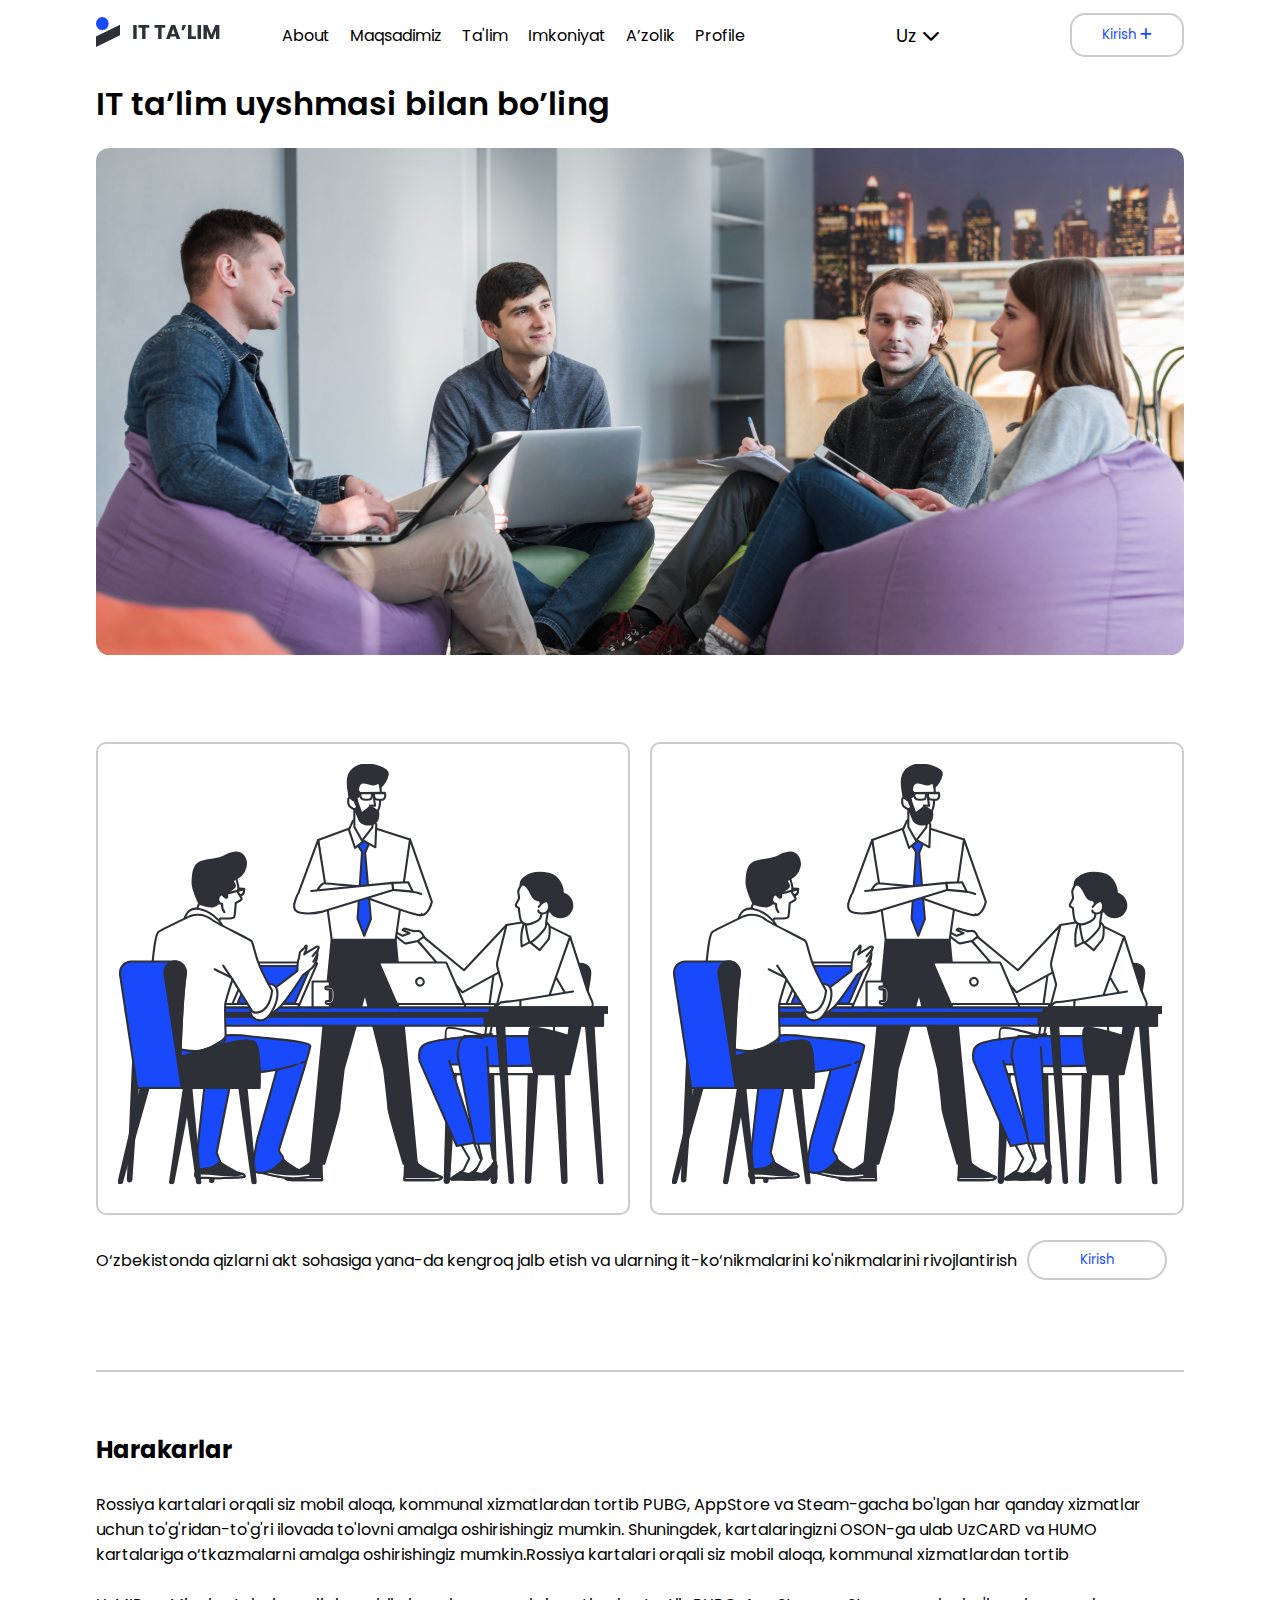
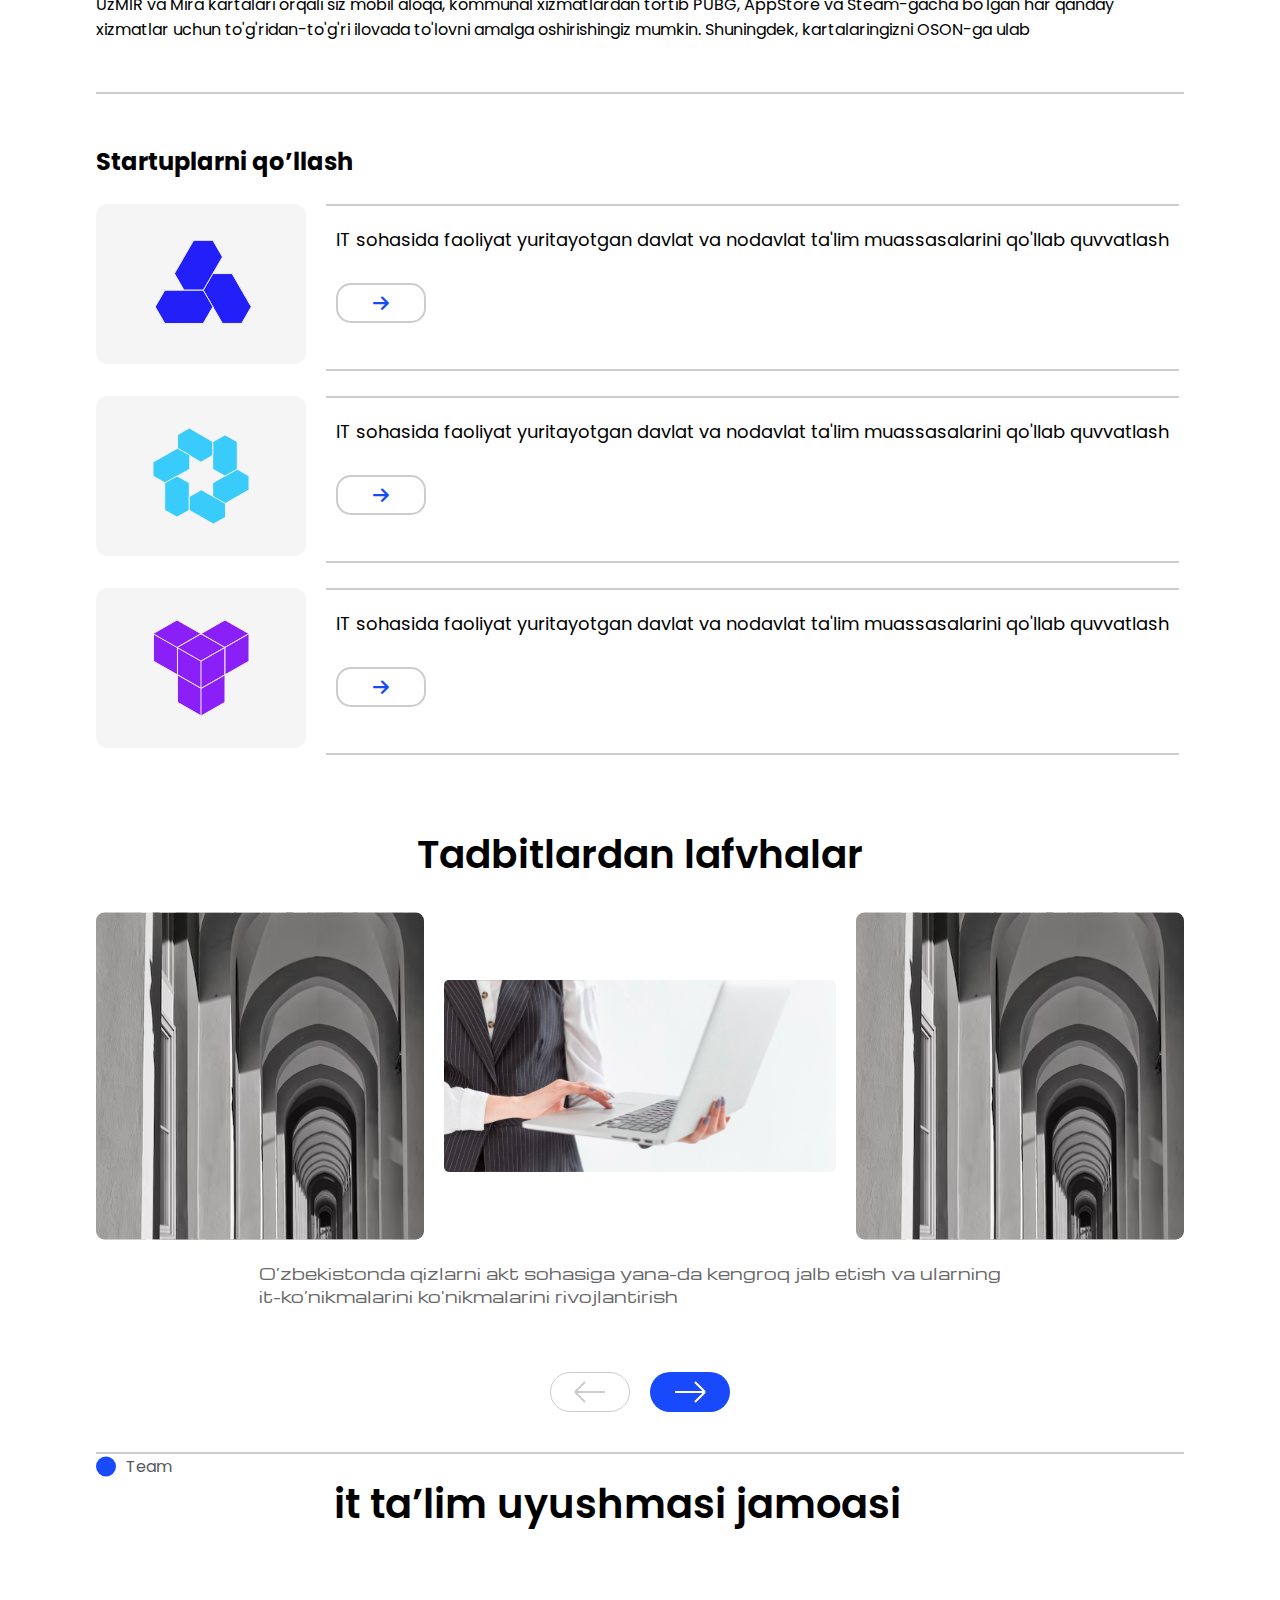
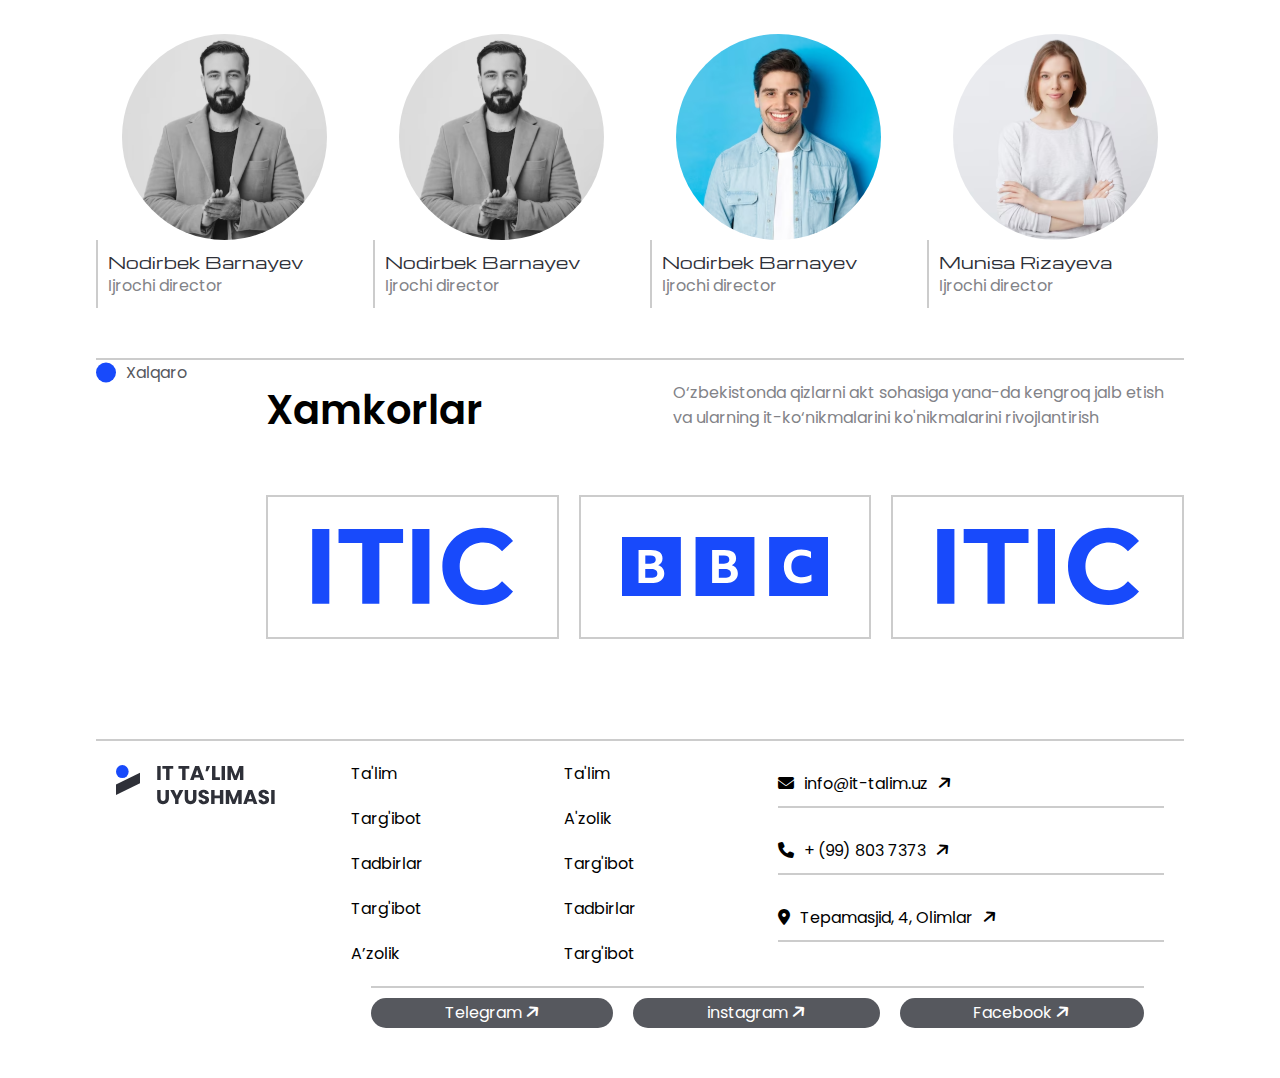
<file: pages/about.html>
<!DOCTYPE html>
<html lang="en">

<head>
  <meta charset="UTF-8">
  <link rel="stylesheet" href="https://cdnjs.cloudflare.com/ajax/libs/font-awesome/6.5.2/css/all.min.css">
  <meta name="viewport" content="width=device-width, initial-scale=1.0">
  <link rel="stylesheet" href="../css/style.min.css">
  <title>About</title>
</head>

<body>
  <header class="header">
    <nav class="header__nav container">
      <div class="header__logo">
        <a href="../index.html"><img src="../imgs/nav logo.svg" alt=""></a>
        <div class="header__right">
          <ul class="header-list">
            <li class="header__item">
              <a class="header__link" href="./about.html">About</a>
            </li>
            <li class="header__item">
              <a class="header__link" href="./maqsad.html">Maqsadimiz</a>
            </li>
            <li class="header__item">
              <a class="header__link" href="./talim.html">Ta'lim</a>
            </li>
            <li class="header__item">
              <a class="header__link" href="#">Imkoniyat</a>
            </li>
            <li class="header__item">
              <a class="header__link" href="#">A’zolik</a>
            </li>
            <li class="header__item">
              <a class="header__link" href="#">Profile</a>
            </li>
            <a href="./create-acaunt.html"> <button class="sign-up1">Kirish <i
                  class="fa-solid fa-plus"></i></button></a>
          </ul>

        </div>
      </div>
      <div class="header__drabdown">
        <button class="header__drabdown_btn">Uz <i class="fa-solid fa-chevron-down"></i></button>
        <!-- <button class="header__drabdown_btn_none">Uz <i class="fa-solid fa-chevron-down"></i></button>
            <button class="header__drabdown_btn_none">Uz <i class="fa-solid fa-chevron-down"></i></button> -->
      </div>
      <div class="header__btns">
        <a href="./create-acaunt.html"> <button class="sign-up">Kirish <i class="fa-solid fa-plus"></i></button></a>
        <button class="header__btn-hamburger"><i class="fa-solid fa-bars-staggered"></i></button>
      </div>
    </nav>
  </header>
  <section class="bulim container">
    <div class="bulim-blog">
      <p class="bulim-title">
        IT ta’lim uyshmasi bilan bo’ling
      </p>
      <div class="bulim-img">
        <img src="../imgs/bulim1.svg" alt="">
      </div>
    
      <!-- <div class="bulim-bottom">
     <div  class="bulim-itms">
      <p class="bulim-text-dics">
        7+
      </p>
      <p class="bulim-text-title">
        Salesel
      </p>
     </div>
     <div  class="bulim-itms">
      <p class="bulim-text-dics">
        120 +
      </p>
      <p class="bulim-text-title">
        Hamkor  companiyalar
      </p>
     </div>
     <div  class="bulim-itms">
      <p class="bulim-text-dics">
        25 +
      </p>
      <p class="bulim-text-title">
        Muofaqqiyatli ishlar
      </p>
     </div>
      </div> -->
    </div>
    <div class="bulim-cardss">
      <div class="bulim-cards">
        <div class="bulim-card-img">
          <img src="../imgs/pppp.svg" alt="">
        </div>
        <div class="bulim-card-img">
          <img src="../imgs/pppp.svg" alt="">
        </div>
      </div>
      <div class="berilgan-text nm">
        <p class="be">
          O‘zbekistonda qizlarni akt sohasiga yana-da kengroq jalb etish va ularning it-ko‘nikmalarini ko'nikmalarini
          rivojlantirish </p>
        <button class="bulim-btn">Kirish</button>

      </div>
    </div>
    <div class="bulim-harakarlar">
      <h2>

        Harakarlar
      </h2>
      <p>
        Rossiya kartalari orqali siz mobil aloqa, kommunal xizmatlardan tortib PUBG, AppStore va Steam-gacha bo'lgan har
        qanday xizmatlar uchun to'g'ridan-to'g'ri ilovada to'lovni amalga oshirishingiz mumkin. Shuningdek,
        kartalaringizni OSON-ga ulab UzCARD va HUMO kartalariga o‘tkazmalarni amalga oshirishingiz mumkin.Rossiya
        kartalari orqali siz mobil aloqa, kommunal xizmatlardan tortib
      </p>
      <p class="harakarlar-text">
        UzMIR va Mira kartalari orqali siz mobil aloqa, kommunal xizmatlardan tortib PUBG, AppStore va Steam-gacha
        bo'lgan har qanday xizmatlar uchun to'g'ridan-to'g'ri ilovada to'lovni amalga oshirishingiz mumkin. Shuningdek,
        kartalaringizni OSON-ga ulab
      </p>
    </div>
    <div class="startap">
      <h2>
        Startuplarni qo’llash
      </h2>
      <div class="bulim-startap-box">
        <div class="bulim-startap-img">
          <img src="../imgs/startap.svg" alt="">
        </div>
        <div class="bulim-startap-text">
          <p class="startap-p">
            IT sohasida faoliyat yuritayotgan davlat va nodavlat ta'lim muassasalarini qo'llab quvvatlash
          </p>
          <button class="startap-btn"><i class="fa-solid fa-arrow-right"></i></button>
        </div>
      </div>
      <div class="bulim-startap-box">
        <div class="bulim-startap-img">
          <img src="../imgs/startap2.svg" alt="">
        </div>
        <div class="bulim-startap-text">
          <p class="startap-p">
            IT sohasida faoliyat yuritayotgan davlat va nodavlat ta'lim muassasalarini qo'llab quvvatlash
          </p>
          <button class="startap-btn"><i class="fa-solid fa-arrow-right"></i></button>
        </div>
      </div>
      <div class="bulim-startap-box">
        <div class="bulim-startap-img">
          <img src="../imgs/startap3.svg" alt="">
        </div>
        <div class="bulim-startap-text">
          <p class="startap-p">
            IT sohasida faoliyat yuritayotgan davlat va nodavlat ta'lim muassasalarini qo'llab quvvatlash
          </p>
          <button class="startap-btn"><i class="fa-solid fa-arrow-right"></i></button>
        </div>
      </div>
    </div>
  </section>
  <section class="lavha container">
    <h2 class="lavha-title">
      Tadbitlardan lafvhalar
    </h2>
    <div class="lavha-boxs">
   <div class="lavha-box-imgss">
    <img src="../imgs/lavha1.svg" alt="">
   </div>
  <!-- <div class="lavha-box-imgss mk"> <img src="../imgs/lavha2.svg" alt=""></div> -->
  <div class="lavha-box-imgss"><img src="../imgs/lavha2.svg" alt=""></div>
  <div class="lavha-box-imgss">
    <img src="../imgs/lavha1.svg" alt="">
  </div>
    </div>
    <p class="lavha-disc">
      O‘zbekistonda qizlarni akt sohasiga yana-da kengroq jalb etish va ularning it-ko‘nikmalarini ko'nikmalarini rivojlantirish 
    </p>
    <div class="lavha-bottom">
      <img src="../imgs/bt1.svg" alt="">
      <img src="../imgs/bt2.svg" alt="">
    </div>
  </section>
  <section class="maqsad container">

    <div class="maqsad-box">
        <div class="maqsad-logo">
            <img src="../imgs/dumaloq.svg" alt="dumaloq">
            <p class="about-logo-title">
                Team
            </p>
        </div>
        <div class="maqsad-cards">
            <div class="maqsad-bosh">
                <p class="maqsad-title">
                    it ta’lim uyushmasi jamoasi
                </p>
             
            </div>
           
       
        </div>
    </div>
    <div class="uyushma-blog mk">
      <div class="uyushma-itms">
         <div class="uyushma-img">
            <img src="../imgs/uyushma1.svg" alt="">
         </div>
         <div class="uyushma-text">
            <p class="pages-title">
                Nodirbek Barnayev
            </p>
            <p class="pages-dics">
                Ijrochi director
            </p>
         </div>
      </div>
      <div class="uyushma-itms">
         <div class="uyushma-img">
            <img src="../imgs/uyushma1.svg" alt="">
         </div>
         <div class="uyushma-text">
            <p class="pages-title">
                Nodirbek Barnayev
            </p>
            <p class="pages-dics">
                Ijrochi director
            </p>
         </div>
      </div>
      <div class="uyushma-itms">
         <div class="uyushma-img">
            <img src="../imgs/uyushma2.svg" alt="">
         </div>
         <div class="uyushma-text">
            <p class="pages-title">
              Nodirbek Barnayev
            </p>
            <p class="pages-dics">
                Ijrochi director
            </p>
         </div>
      </div>
      <div class="uyushma-itms">
         <div class="uyushma-img">
            <img src="../imgs/uyushma3.svg" alt="">
         </div>
         <div class="uyushma-text">
            <p class="pages-title">
              Munisa Rizayeva
            </p>
            <p class="pages-dics">
                Ijrochi director
            </p>
         </div>
      </div>
   </div>

</section>
  <section class="maqsad container">

    <div class="maqsad-box">
        <div class="maqsad-logo">
            <img src="../imgs/dumaloq.svg" alt="dumaloq">
            <p class="about-logo-title">
                Xalqaro
            </p>
        </div>
        <div class="maqsad-cards">
            <div class="maqsad-bosh">
                <p class="maqsad-title">
                    Xamkorlar
                </p>
                <p class="xamkorlar-title">
                    O‘zbekistonda qizlarni akt sohasiga yana-da kengroq jalb etish va ularning it-ko‘nikmalarini
                    ko'nikmalarini rivojlantirish
                </p>
            </div>
            <div class="xamkorlar-box">
                <div class="xamkorlar-itms">
                    <img src="../imgs/ITIC.svg" alt="">
                </div>
                <div class="xamkorlar-itms">
                    <img src="../imgs/BBC.svg" alt="">
                </div>
                <div class="xamkorlar-itms">
                    <img src="../imgs/ITIC.svg" alt="">
                </div>
            </div>
        </div>
    </div>
</section>
<footer class="footer container">
  <div class="footer-box">
   <div class="footer-box-itmss">
       <img src="../imgs/footer-logo.svg " alt="">
   </div>
   <div class="footer-links">
      <div class="footer-links-box">
 <div class="footer-box-itms ">
       <a href="#">Ta'lim</a>
       <a href="#">Targ'ibot</a>
       <a href="#">Tadbirlar</a>
       <a href="#">Targ'ibot</a>
       <a href="#">A’zolik</a>
 </div>
 <div class="footer-box-itms ">
       <a href="#">Ta'lim</a>
       <a href="#">A'zolik</a>
       <a href="#">Targ'ibot</a>
       <a href="#">Tadbirlar</a>
       <a href="#">Targ'ibot</a>
 </div>
 <div class="footer-box-itms1 ">
      <div class="footer-box-btn">
      <i class="fa-solid fa-envelope"></i> 
          info@it-talim.uz
          <i class="fa-solid fa-arrow-right fa-rotate-by" style="--fa-rotate-angle: 320deg;"></i>
      </div>
      <div class="footer-box-btn">
          <i class="fa-solid fa-phone"></i>
          + (99)  803  7373
          <i class="fa-solid fa-arrow-right fa-rotate-by" style="--fa-rotate-angle: 320deg;"></i>
      </div>
      <div class="footer-box-btn">
          <i class="fa-solid fa-location-dot"></i>
          Tepamasjid, 4, Olimlar
          <i class="fa-solid fa-arrow-right fa-rotate-by" style="--fa-rotate-angle: 320deg;"></i>
      </div>
 </div>

      </div>
      <div class="footer-bottom">
          <div class="footer-bottom-1">
           <p class="footer-bottom-title">
               Telegram
               <i class="fa-solid fa-arrow-right fa-rotate-by" style="--fa-rotate-angle: 320deg;"></i>
           </p>
          </div>
          <div class="footer-bottom-1">
           <p class="footer-bottom-title">
            instagram 
               <i class="fa-solid fa-arrow-right fa-rotate-by" style="--fa-rotate-angle: 320deg;"></i>
           </p>
          </div>
          <div class="footer-bottom-1">
           <p class="footer-bottom-title">
              Facebook
               <i class="fa-solid fa-arrow-right fa-rotate-by" style="--fa-rotate-angle: 320deg;"></i>
           </p>
          </div>
          </div>
   </div>
  </div>
</footer>
  <script src="../js/app.js"></script>
</body>

</html>
</file>
<file: css/style.min.css>
@import"https://fonts.googleapis.com/css2?family=Michroma&display=swap";@import"https://fonts.googleapis.com/css2?family=Poppins:ital,wght@0,100;0,200;0,300;0,400;0,500;0,600;0,700;0,800;0,900;1,100;1,200;1,300;1,400;1,500;1,600;1,700;1,800;1,900&display=swap";*{margin:0;padding:0;box-sizing:border-box;list-style:none;text-decoration:none;font-family:"Poppins",sans-serif}a{color:inherit}.container{width:85%;margin:0px auto}header{background-color:#fff;width:100%;height:70px;display:flex;position:fixed;top:0}header .header__nav{gap:20px;display:flex;align-items:center;justify-content:center;justify-content:space-between}header .header__nav .header__logo{display:flex;align-items:center;gap:60px}header .header__nav .header__logo h4{color:#fff}header .header__right{display:flex;align-items:center;justify-content:center;gap:20px}header .header__right .header-list{display:flex;align-items:center;justify-content:center;gap:20px}header .header__right .header__link:hover{color:#7fff00}header .sign-up1{display:none}header .header__btns .sign-up{padding:10px 30px;border-radius:15px;background-color:inherit;color:#184afb;border:2px solid #ccc;cursor:pointer}header .header__btns .header__btn-hamburger{display:none}header .header__drabdown_btn{border:none;background-color:inherit;cursor:pointer;font-size:18px}.header__shrink{box-shadow:0px 0px 10px 0px #000}@media(max-width: 992px){header .header__right{display:flex;align-items:center;justify-content:center;gap:20px}header .header__btns .sign-up{display:none}header .header__btns .header__btn-hamburger{display:block;font-size:24px;background-color:inherit;color:#000;border:none}}@media(max-width: 992px){.header-list{position:fixed;top:0;width:50%;left:-100%;height:100vh;display:flex;background-color:rgba(57,127,141,.097);-webkit-backdrop-filter:blur(8px);backdrop-filter:blur(8px);flex-direction:column;justify-content:center;transition:1s}.header__list-show{left:0}.header__list-show .sign-up{display:block;position:absolute;top:0;left:0}.header__list-show .sign-up1{display:block;padding:10px 30px;border-radius:15px;background-color:inherit;color:#184afb;border:2px solid #ccc;cursor:pointer}.header__list-show__btn_hamburger{color:#000;display:block}}.hero{display:flex;flex-direction:column;gap:30px}.hero-text{margin:180px 0px 25px;display:flex;flex-direction:column;gap:25px}.hero-title{font-size:28px;font-weight:600}.hero-disc{font-weight:400}.hero-img{width:100%;margin:0px 0px 50px}.hero-img img{width:100%}@media(min-width: 768px){.hero-text{flex-direction:row}.hero-text-1{width:50%}.hero-text-2{width:50%}}@media(min-width: 1200px){.hero-title{font-size:40px;font-weight:600}.hero-disc{font-size:25px;font-weight:400}}.about{border-top:2px solid #ccc;display:flex;flex-direction:column;gap:25px}.about-logo{margin:10px 0px 0px;display:flex;align-items:center;gap:10px}.about-logo-title{color:#56585e}.about-box{margin:10px 0px 40px;display:flex;flex-direction:column;gap:25px}.about-box-text{display:flex;flex-direction:column;gap:20px}.about-title{font-size:28px;font-weight:600}.about-disc{color:#828388}.about-btn{width:100%;padding:8px 0px;border-radius:20px;color:#184afb;border:2px solid #ccc;background-color:inherit;cursor:pointer}.about-box-img{width:100%;padding:25px 25px;border-radius:10px;border:2px solid #ccc}.about-box-img img{width:100%}@media(min-width: 768px){.about-box{flex-direction:row}.about-box-text{width:50%}.about-box-img{width:50%}.about-logo{width:20%;height:10%;margin-top:-10px}}@media(min-width: 992px){.about-btn{width:140px;padding:8px 10px}}@media(min-width: 1200px){.about-title{font-size:42px}.about-disc{font-size:22px;color:#828388}}.maqsad{border-top:2px solid #ccc}.maqsad-logo{display:flex;gap:10px}.maqsad-box{margin:0px 0px 50px;display:flex;flex-direction:column;gap:20px}.maqsad-title{font-size:32px;font-weight:600}.maqsad-cards{display:flex;flex-direction:column;gap:25px}.maqsad-bosh{display:flex;flex-direction:column}.maqsad-box-itms{display:flex;flex-direction:column;gap:25px}.maqsad-box-itms-img{width:100%;padding:25px 25px;border-radius:10px;border:2px solid #ccc}.maqsad-box-itms-img img{width:100%}.maqsad-texts{padding:10px 0px;display:flex;align-items:center;border-bottom:2px solid}.maqsad-dumaloq{justify-content:center;align-items:center;display:flex;width:120px;height:25px;color:#184afb;border-radius:40px;border:2px solid #ccc}.talim-blog{display:grid;gap:25px;grid-template-columns:1fr;flex-direction:column;gap:25px;margin:0px 0px 50px}.talim-box-itms{display:flex;flex-direction:column;gap:10px;border:2px solid rgba(204,204,204,.8);padding:20px 20px;border-radius:10px}.talim-itms-titl{font-family:"Michroma",sans-serif;color:#2e3038}.talim-itms-title{color:rgba(46,48,56,.5607843137)}.talim-itms-disc{display:flex;align-items:center;gap:10px;color:#184afb}.imkon-blog{display:grid;gap:20px;grid-template-columns:auto}.imkon-title{color:rgba(46,48,56,.5176470588)}.imkon-bolg-itms{padding:10px 10px;border-bottom:2px solid #d9d9d9}.berilgan{margin:0px 0px 60px;display:grid;grid-template-columns:auto;gap:25px}.berilgan-box{display:flex;flex-direction:column;gap:20px;padding:20px 20px;background-color:#f5f5f5;border-radius:10px}.berilgan-text{display:flex;flex-direction:column;gap:12px}.berilgan-title{color:#56585e}.pages{display:flex;flex-direction:column;gap:25px}.pages-box{border:2px solid rgba(204,204,204,.8);padding:10px 10px;display:flex;flex-direction:column;gap:10px;border-radius:10px}.pages-box-text{display:flex;flex-direction:column;gap:20px}.pages-title{color:#2e3038;font-family:"Michroma",sans-serif}.pages-dics{color:#828388}.pages-btn{border:2px solid #ccc;padding:8px 10px;border-radius:50px;background-color:inherit;color:#184afb;font-size:18px;cursor:pointer;display:flex;align-items:center;justify-content:center;gap:10px}.foydalanish{margin:0px 0px 50px;display:flex;flex-direction:column;gap:20px}.foydalanish-bekraunt{background-image:url("../imgs/bkg.svg");background-repeat:no-repeat;background-size:cover;-o-object-fit:cover;object-fit:cover;display:flex;width:100%;height:250px;padding:50px 0px;justify-content:end}.foydalanish-title{width:200px;color:#184afb}.foydalanish-text{display:flex;flex-direction:column;gap:20px}.foydalanish-text-itms{border:2px solid #ccc;border-radius:10px;padding:20px 10px}.foydalanish-info{color:#56585e;font-family:"Michroma",sans-serif;margin:0px 0px 70px}.foydalanish-btn{width:120px;height:35px;border-radius:25px;background-color:#f5f5f5;color:#184afb;border:none;margin:30px 8px 0px}.xamkorlar-title{color:#828388}.xamkorlar-box{display:flex;flex-direction:column;gap:20px}.xamkorlar-itms{width:100%;padding:30px 30px;align-items:center;justify-content:center;display:flex;gap:50px;border:2px solid #ccc}.xamkorlar-itms img{width:90%}.yangilik{display:grid;grid-template-columns:auto;gap:25px;margin:0px 0px 50px}.yangilik-box{display:flex;flex-direction:column;gap:10px;border-bottom:2px solid #ccc}.yangilik-img{width:100%}.yangilik-img img{width:100%}.yangilik-img-text{display:flex}.uyushma-btn{padding:10px;border-radius:20px;background-color:inherit;border:2px solid #ccc;color:#184afb;display:flex;align-items:center;justify-content:center;gap:10px;font-size:17px}.uyushma-btn2{padding:10px;border-radius:20px;background-color:#184afb;border:none;color:#fff;display:flex;align-items:center;justify-content:center;gap:10px;font-size:17px}.uyushma-blog{display:grid;gap:20px;grid-template-columns:auto}.uyushma-blog.nr{margin:0px 0px 50px}.uyushma-itms{width:100%}.uyushma-img{display:flex;align-items:center;justify-content:center;width:100%}.uyushma-img img{width:80%}.uyushma-imgss{width:30%}.uyushma-imgss img{width:100%}.uyushma-text{padding:10px 10px;border-left:2px solid #ccc}.uyushma-blog-img{background-image:url("../imgs/uyushmapas.svg");background-size:cover;background-position:center;background-repeat:no-repeat;width:100%;height:420px;border-radius:10px}.uyushma-blog-text{background-color:#f5f5f5;display:flex;flex-direction:column;gap:10px;border-radius:10px;padding:10px 20px}.uyushma-hom-pags{display:flex;gap:10px;flex-direction:column}@media(min-width: 768px){.maqsad{display:flex;flex-direction:column;gap:25px}.maqsad-box{flex-direction:row}.maqsad-logo{width:20%;height:10%;margin-top:0px}.maqsad-bosh{flex-direction:row;gap:190px}.maqsad .talim-blog{grid-template-columns:auto auto}.maqsad .imkon-blog{display:grid;gap:20px;grid-template-columns:auto auto}.maqsad .berilgan{grid-template-columns:auto auto}.maqsad .berilgan-text{flex-direction:row;align-items:center}.maqsad .pages-box{flex-direction:row}.maqsad .pages-btn{margin:20px 0px;width:150px;font-size:17px}.maqsad .foydalanish{flex-direction:row}.maqsad .foydalanish-bekraunt{width:100%;height:370px;padding:50px 20px}.maqsad .foydalanish-title{width:200px}.maqsad .foydalanish-info{color:#56585e;font-family:"Michroma",sans-serif;margin:0px 0px 35px}.maqsad .foydalanish-text{width:40%}.maqsad .foydalanish-text-itms{height:175px}.maqsad .xamkorlar-box{margin:30px 0px;flex-direction:row;justify-content:space-between}.maqsad .yangilik{display:grid;grid-template-columns:auto auto;gap:25px}.maqsad .uyushma-blog{grid-template-columns:auto auto auto;margin:0px 0px 50px}.maqsad .uyushma-blog.nr{margin:0px 0px 60px;grid-template-columns:2fr 3fr}.maqsad .uyushma-btn{width:150px;height:40px;margin:10px 0px 0px}.maqsad .uyushma-btn2{width:150px;height:40px;margin:10px 0px 0px}.maqsad .uyushma-hom-pags{flex-direction:row;align-items:center}.maqsad .uyushma-blog-img{width:100%;height:420px}.maqsad .uyushma-blog-text{padding:70px 20px 20px;justify-content:space-between;width:100%;height:420px}}@media(min-width: 992px){.maqsad{display:flex;flex-direction:column;gap:30px}.maqsad-box{flex-direction:row}.maqsad-logo{width:20%;height:10%;margin-top:0px}.maqsad-box-itms{flex-direction:row}.maqsad-box-itms-img{display:flex;align-items:center;justify-content:center;width:50%}.maqsad-box-itms-text{width:50%;display:flex;flex-direction:column}.maqsad-text-title{font-size:17px}.maqsad-cards{margin:20px 0px}.maqsad-title{font-size:40px}.maqsad .talim-blog{grid-template-columns:auto auto auto}.maqsad .foydalanish-bekraunt{height:480px;padding:50px 50px}.maqsad .foydalanish-title{width:250px;color:#184afb;font-size:20px}.maqsad .foydalanish-text-itms{height:231px}.maqsad .yangilik{display:grid;grid-template-columns:auto auto auto;gap:25px}}.footer{border-top:2px solid #ccc}.footer-box{padding:20px 20px;gap:25px}.footer-links{width:100%}.footer-links-box{justify-content:space-between;width:100%;gap:20px}.footer-box-itms{width:50%;display:flex;flex-direction:column;gap:20px}.footer-box-itms1{width:100%;display:flex;flex-direction:column;gap:25px}.footer-box-btn{padding:10px 0px;display:flex;align-items:center;gap:25px;border-bottom:2px solid #ccc}.footer-bottom{margin:20px;border-top:2px solid #ccc;padding:10px 0px;display:grid;gap:20px;grid-template-columns:auto}.footer-bottom-1{height:30px;display:flex;align-items:center;justify-content:center;border-radius:20px;gap:10px;background-color:#56585e;color:#fff}@media(min-width: 768px){.footer-box{flex-direction:row;display:flex}.footer-links-box{display:flex}.footer-box-itms1{width:100%;display:flex;flex-direction:column;gap:20px}.footer-box-btn{width:100%;gap:10px}.footer-bottom{grid-template-columns:auto auto}}@media(min-width: 992px){.footer-bottom{grid-template-columns:auto auto auto}}.bulim-blog{margin:80px 0px;display:flex;flex-direction:column;gap:20px}.bulim-img{width:100%}.bulim-img img{width:100%}.bulim-title{font-size:32px;font-weight:600}.bulim-text-dics{color:#184afb;font-size:22px;font-weight:400}.bulim-text-title{width:100%;color:#333;font-size:14px;font-family:"Michroma",sans-serif}.bulim-bottom{width:100%;display:grid;grid-template-columns:auto auto auto}.bulim-itms{width:100%;display:flex;gap:20px;flex-direction:column;padding:10px 10px;border-right:2px solid #ccc}.bulim-cardss{display:flex;flex-direction:column;gap:25px;border-bottom:2px solid #ccc;margin:0px 0px 60px}.bulim-cards{display:grid;gap:20px;grid-template-columns:auto}.bulim-card-img{padding:20px 20px;border:2px solid #ccc;border-radius:10px}.bulim-card-img img{width:100%}.bulim .berilgan-text.nm{display:flex;gap:10px;align-items:center;margin:0px 0px 90px}.bulim-btn{width:100%;padding:8px 0px;border-radius:20px;background-color:inherit;border:2px solid #ccc;color:#184afb;cursor:pointer}.bulim-harakarlar{display:flex;flex-direction:column;gap:25px;margin:0px 0px 50px;border-bottom:2px solid #ccc}.bulim-harakarlar .harakarlar-text{margin:0px 0px 50px}.bulim-startap-box{display:flex;flex-direction:column;gap:20px}.bulim-startap-text{display:flex;flex-direction:column;gap:30px;border-top:2px solid #ccc;border-bottom:2px solid #ccc;padding:20px 10px}.bulim .startap-btn{width:90px;height:40px;border-radius:15px;border:2px solid #ccc;color:#184afb;background-color:inherit;font-size:18px}.bulim .startap{margin:0px 0px 70px;display:flex;flex-direction:column;gap:25px}@media(min-width: 768px){.bulim-cards{display:grid;gap:20px;grid-template-columns:auto auto}.bulim-btn{width:140px}.bulim .berilgan-text{flex-direction:row}.bulim-startap-box{flex-direction:row}.bulim .startap-p{font-size:18px}.uyushma-blog.mk{display:grid;grid-template-columns:auto auto}}@media(min-width: 992px){.uyushma-blog.mk{display:grid;grid-template-columns:auto auto auto auto}}.lavha{display:flex;flex-direction:column;gap:25px}.lavha-title{font-size:32px;font-weight:600}.lavha-boxs{display:grid;grid-template-columns:auto;gap:20px}.lavha-box-imgss img{width:100%}.lavha-disc{color:#666;font-family:"Michroma",sans-serif}@media(min-width: 768px){.lavha-title{display:flex;justify-content:center;font-size:39px}.lavha-boxs{grid-template-columns:auto auto auto}.lavha-box-imgss{width:100%}.lavha-box-imgss img{width:100%;height:100%}.lavha-disc{display:flex;margin:0px auto;width:70%}.lavha-bottom{margin:40px 0px;display:flex;gap:20px;justify-content:center}}.maqsadlar{display:flex;flex-direction:column;gap:10px}.maqsadlar-title{color:#828388}.maqsadlar-btn{padding:10px;border-radius:20px;background-color:inherit;color:#184afb;border:2px solid rgba(204,204,204,.8);font-size:17px;margin:0px 0px 40px}.bosqichlar{margin:0px 0px 80px;border-bottom:2px solid #ccc;display:flex;flex-direction:column;gap:25px}.bosqichlar-title{font-size:32px;font-weight:600}.bosqichlar-blog{display:grid;gap:25px;grid-template-columns:auto;margin:0px 0px 49px}.bosqichlar-itms{display:flex;flex-direction:column;gap:20px}.bosqichlar-itms-img{width:100%;padding:20px 20px;background-color:#f5f5f5;border-radius:10px}.bosqichlar-itms-img img{width:100%}.bosqichlar-dics{font-family:"Michroma",sans-serif}.bozor{display:flex;flex-direction:column;gap:25px}.bozor-box{display:flex;flex-direction:column;gap:25px;margin:0px 0px 60px;border-bottom:2px solid rgba(204,204,204,.8)}.bozor-texts{display:flex;align-items:center;gap:25px}.bozor-text{display:flex;flex-direction:column;gap:25px}.bozor-title{font-size:30px;font-weight:600;font-family:"Michroma",sans-serif}.bozor-disc{color:#3d5a5c;font-weight:400}.yangilik-texts{flex-direction:row;display:flex}.ax{border-bottom:2px solid rgba(204,204,204,.8)}@media(min-width: 768px){.maqsadlar{flex-direction:row;justify-content:space-between}.maqsadlar-btn{width:140px;height:50px;border-radius:20px}.bosqichlar-blog{display:grid;grid-template-columns:auto auto}.bozor-box{flex-direction:row;justify-content:space-between}}@media(min-width: 992px){.maqsadlar-title{width:70%;font-size:19px;color:#828388}}.foydalar{display:flex;flex-direction:column}.foydalar-blog{display:flex;flex-direction:column;gap:20px;margin:80px 0px;background-color:#f5f5f5;padding:20px 20px;border-radius:12px}.foydalar-img{width:100%}.foydalar-img img{width:100%}.foydalar-text{display:flex;flex-direction:column;gap:25px}.foydalar-title{font-size:32px;font-weight:700}.foydalar-text-ps{display:flex;align-items:center;gap:10px;color:#333;font-family:"Michroma",sans-serif}.foydalar-btn{background-color:#184afb;color:#fff;width:100%;height:40px;border:none;border-radius:20px;cursor:pointer}.strategiya{display:flex;flex-direction:column;gap:20px}.strategiya-title{font-size:30px;font-weight:600}.strategiya-box{display:flex;flex-direction:column;gap:25px;margin:0px 0px 60px}.strategiya-disc{color:#2e3038;font-family:"Michroma",sans-serif;font-size:25px}.strategiya-text{display:flex;flex-direction:column;gap:20px}.strategiya-info{color:#828388;font-size:18px}.strategiya-btn{width:100%;height:40px;border-radius:20px;color:#184afb;background-color:inherit;border:2px solid rgba(204,204,204,.8)}.strategiya-itms{border:2px solid rgba(204,204,204,.8);border-radius:20px;padding:20px 30px}.strategiya-img{padding:10px 0px;width:100%}.strategiya-img img{width:100%}.berilgan-box.ah{display:grid;grid-template-columns:auto}.berilgan-text.am{display:flex;flex-direction:column;gap:25px}.cardaa{font-size:16px;font-family:"Michroma",sans-serif}.texttt{color:#828388}@media(min-width: 768px){.foydalar-blog{padding:30px 30px;display:grid;grid-template-columns:auto auto}.foydalar-btn{width:130px;height:40px;border-radius:20px;margin-bottom:50px}.strategiya-itms{flex-direction:row;display:grid;grid-template-columns:auto auto}.strategiya-btn{width:120px;height:40px;border-radius:20px;color:#184afb;background-color:inherit;border:2px solid rgba(204,204,204,.8);margin:40px 0px 0px}.imkon-blog.ma{display:grid;gap:25px;grid-template-columns:auto auto}.berilgan-box.ah{display:grid;grid-template-columns:auto auto}}@media(min-width: 992px){.cardaa{font-size:29px;font-family:"Michroma",sans-serif}.texttt{color:#828388;font-size:22px}}
</file>
